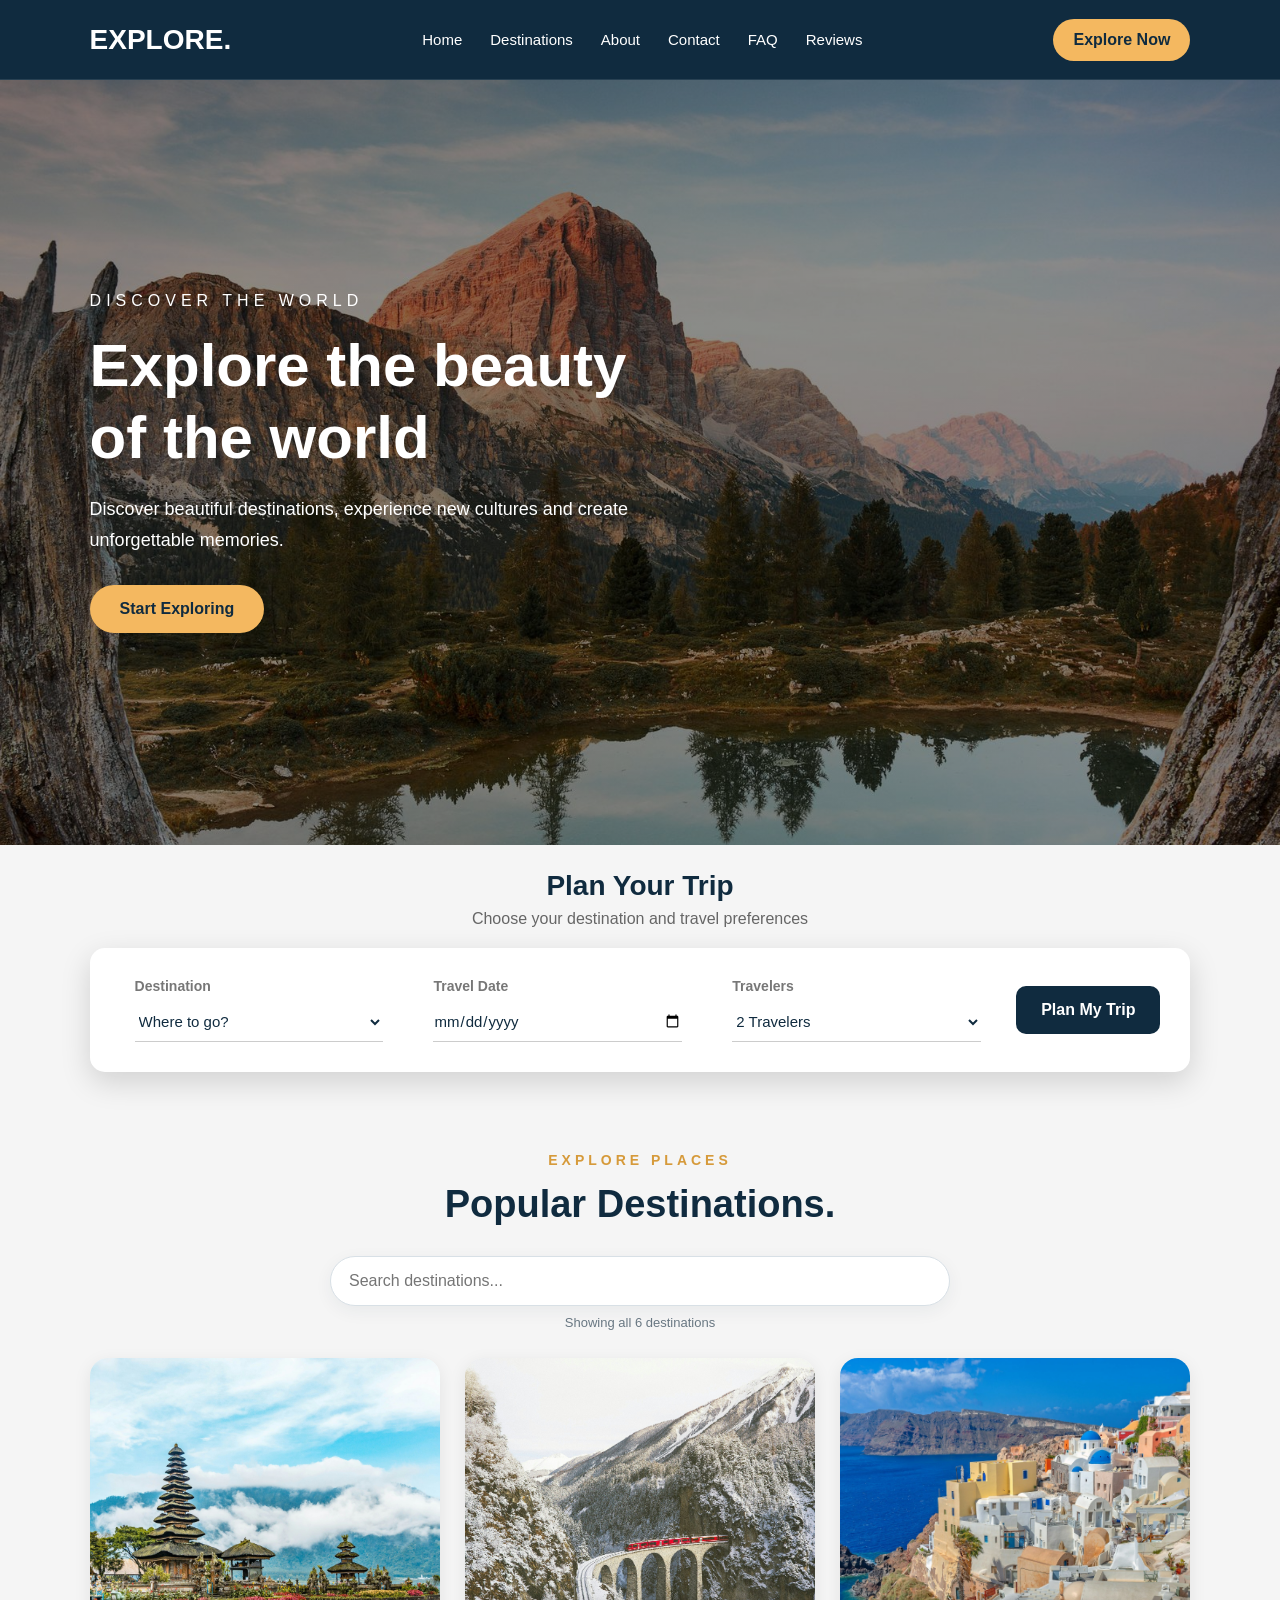
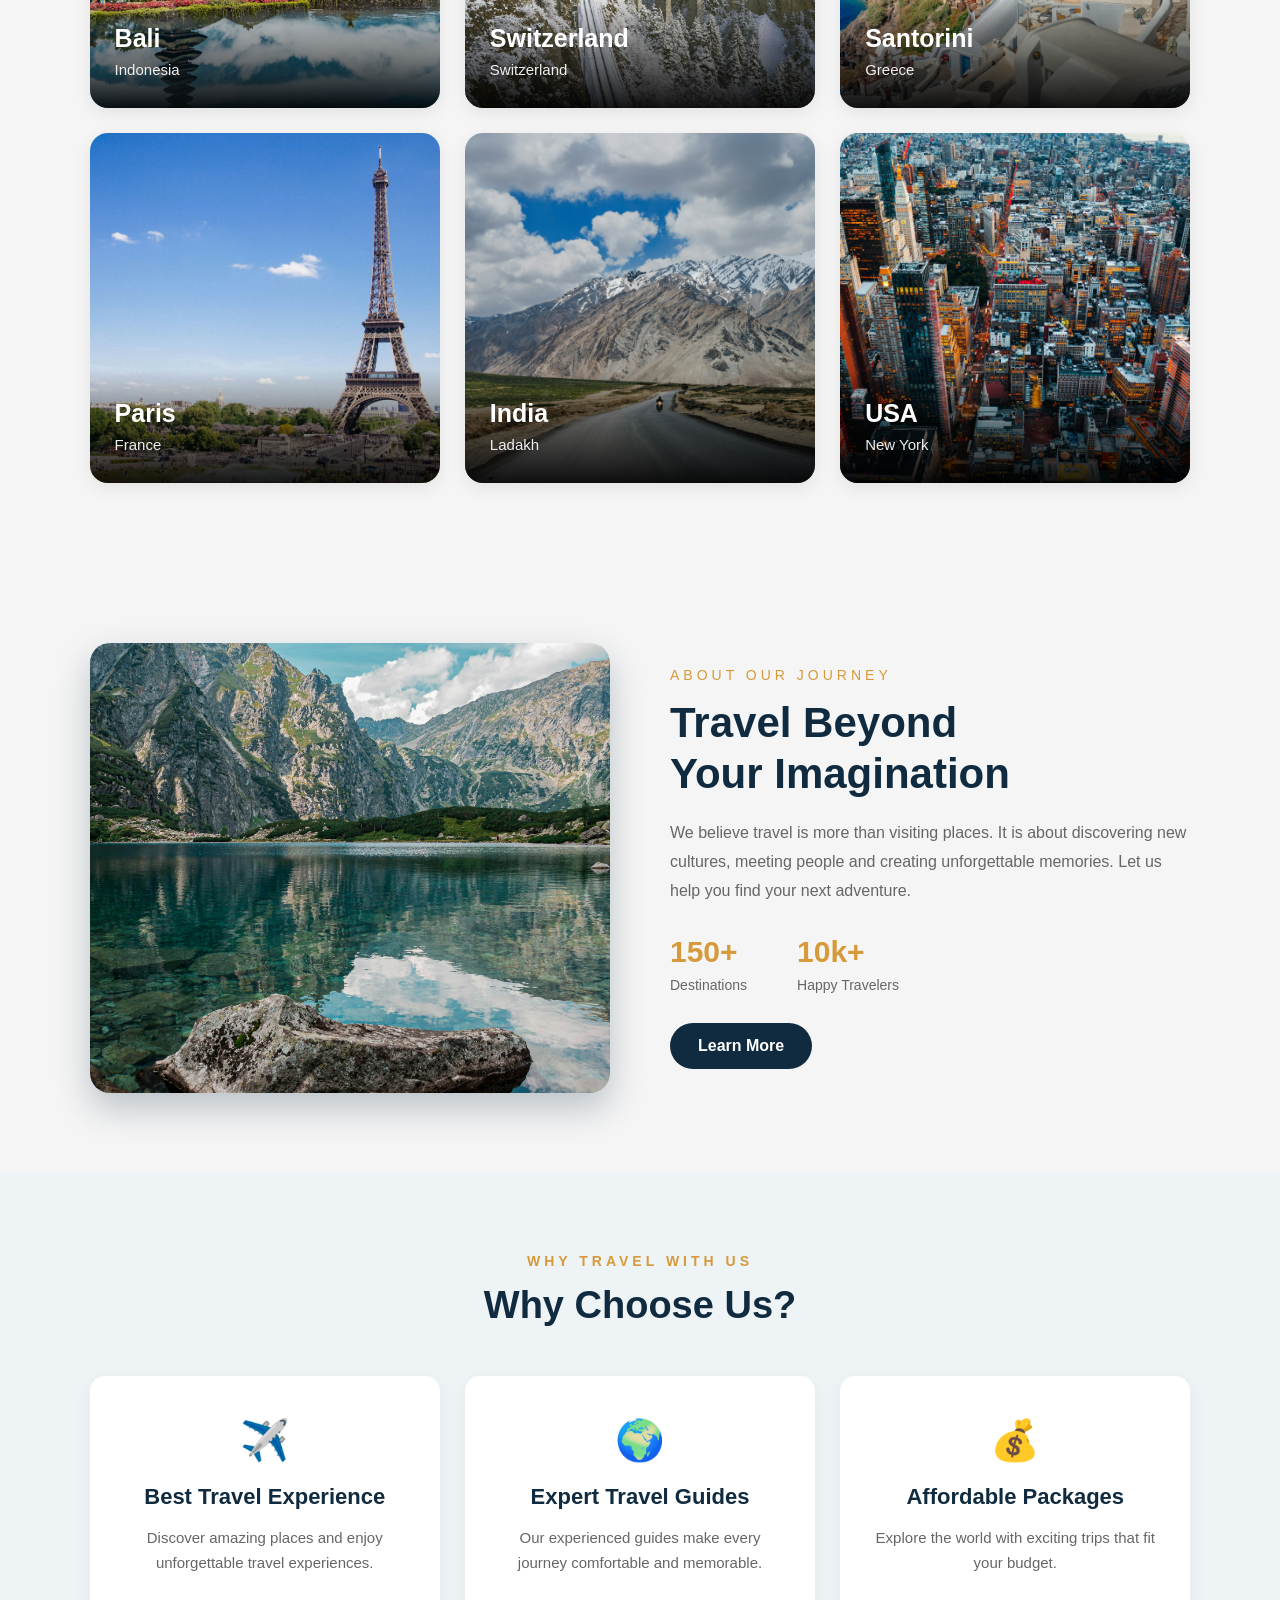
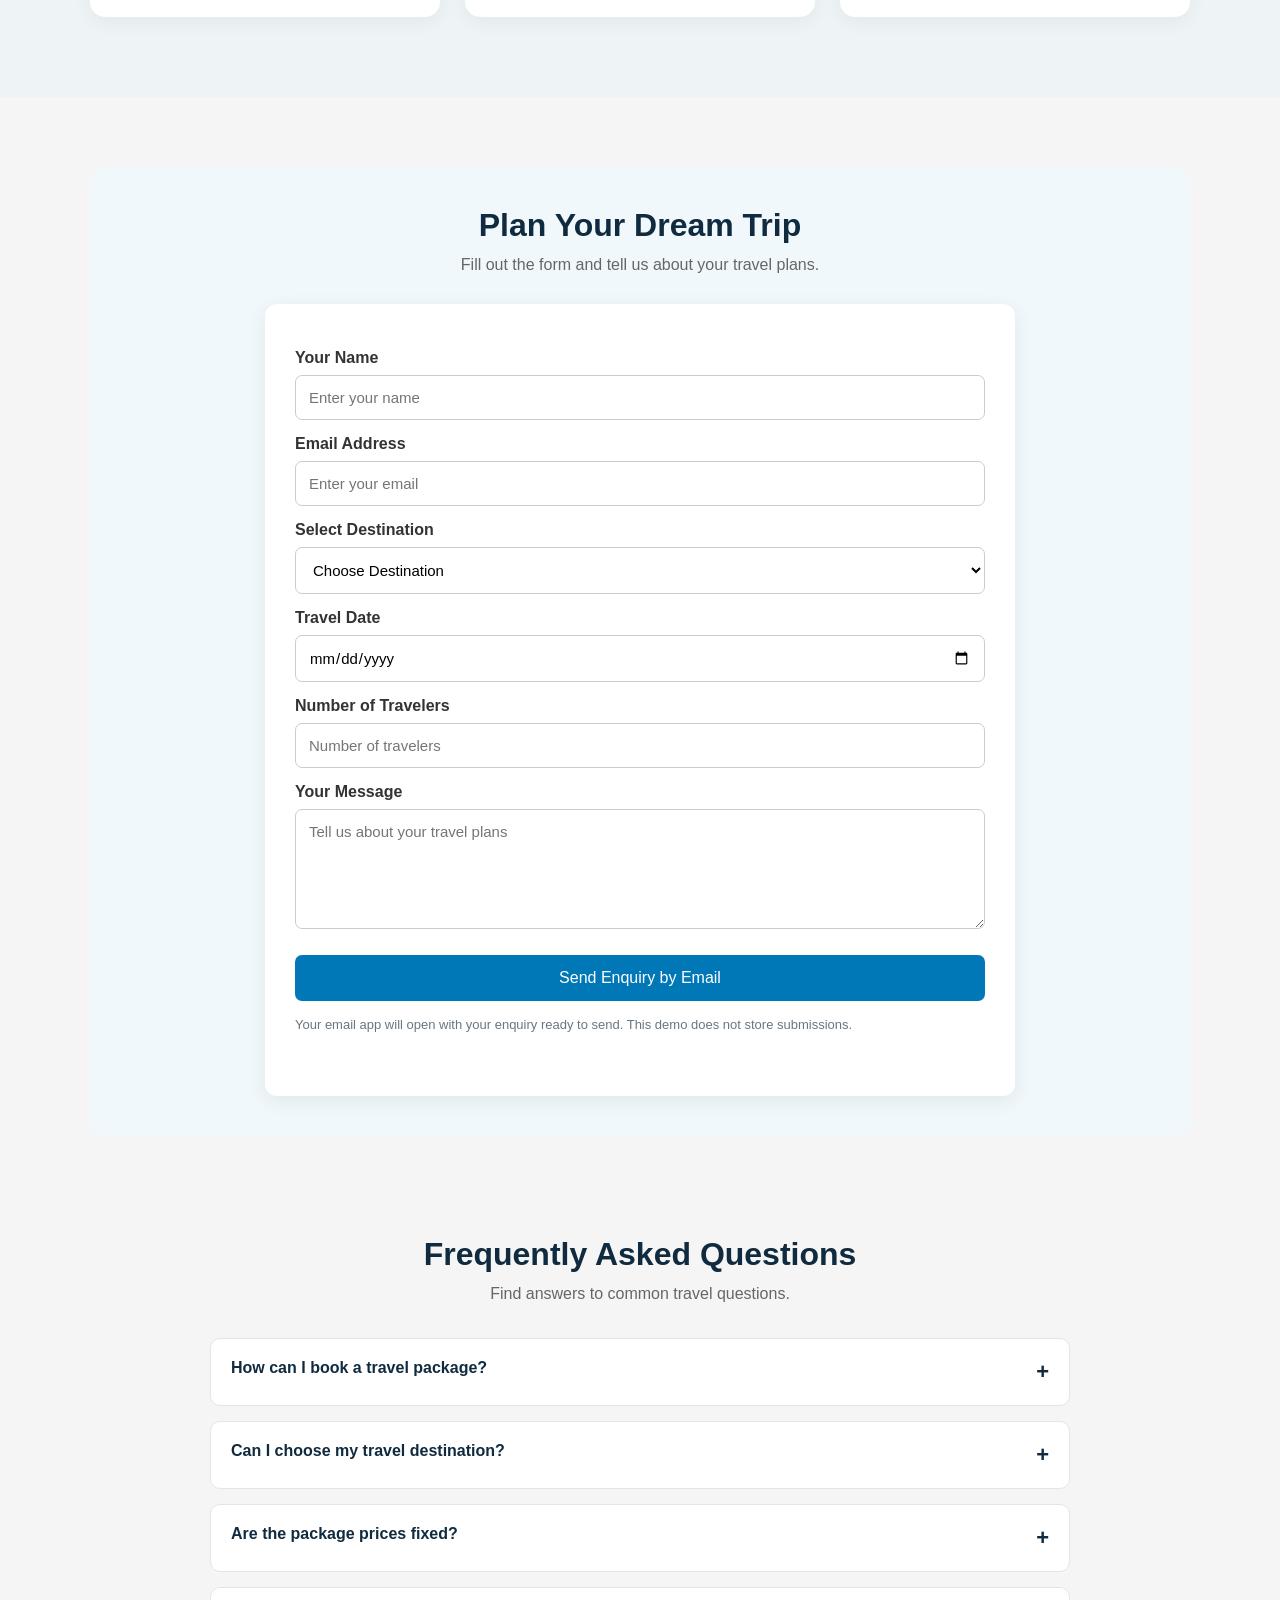
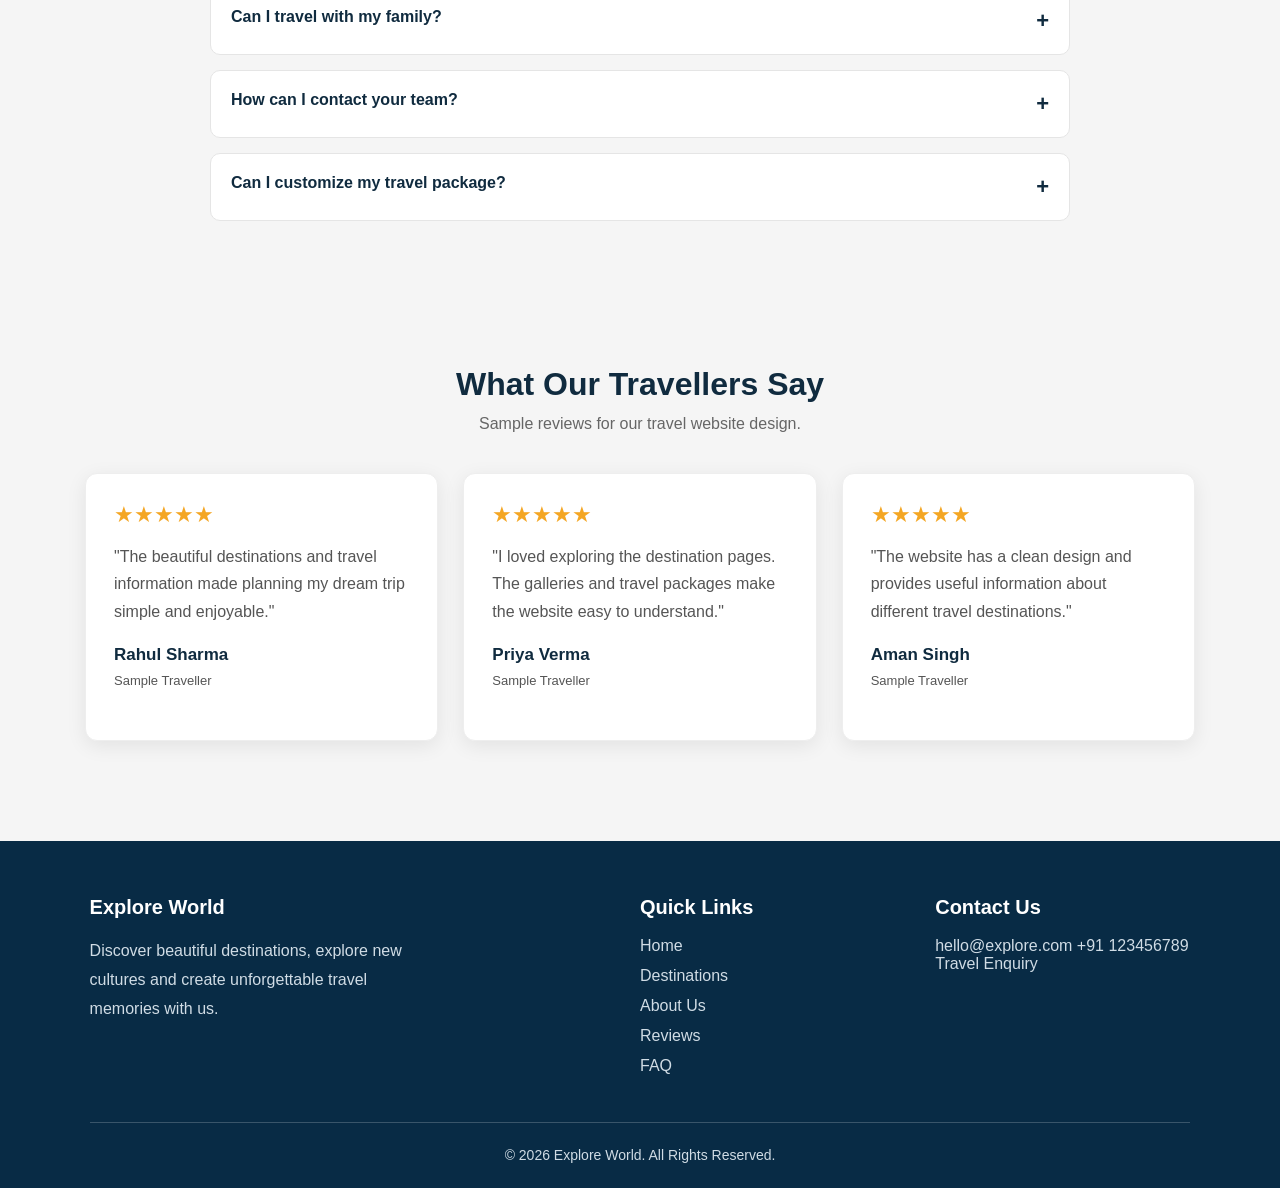
<file: index.html>
<!doctype html>
<html lang="en">
  <head>
    <meta charset="UTF-8" />
    <meta name="viewport" content="width=device-width, initial-scale=1.0" />
    <meta
      name="description"
      content="Explore beautiful destinations and plan your next travel adventure."
    />
    <title>Explore the World</title>
    <link rel="stylesheet" href="style.css" />
  </head>
  <body>
    <!-- NAVBAR -->
    <nav class="navbar">
      <a href="#home" class="logo">EXPLORE.</a>

      <button class="menu-toggle" type="button" aria-label="Open navigation" aria-expanded="false">☰</button>

      <div class="nav-links" id="primary-navigation">
        <a href="#home">Home</a>
        <a href="#destinations">Destinations</a>
        <a href="#about">About</a>
        <a href="#contact">Contact</a>
        <a href="#faq">FAQ</a>
        <a href="#reviews">Reviews</a>
      </div>

      <div class="nav-button">
        <a href="#destinations">Explore Now</a>
      </div>
    </nav>

    <!-- HERO SECTION -->
    <section class="hero" id="home">
      <div class="hero-content">
        <p class="hero-subtitle">DISCOVER THE WORLD</p>

        <h1>
          Explore the beauty
          <br />
          of the world
        </h1>

        <p class="hero-description">
          Discover beautiful destinations, experience new cultures and create
          unforgettable memories.
        </p>

        <a href="#destinations" class="hero-button"> Start Exploring </a>
      </div>
    </section>

    <!-- QUICK TRIP PLANNER -->
    <section class="booking-section">
      <div class="planner-heading">
        <h2>Plan Your Trip</h2>
        <p>Choose your destination and travel preferences</p>
      </div>

      <form class="booking-box" action="#enquiry" method="get">
        <div class="booking-item">
          <label for="planner-destination">Destination</label>
          <select id="planner-destination" name="destination" required>
            <option value="">Where to go?</option>
            <option value="Bali">Bali</option>
            <option value="Paris">Paris</option>
            <option value="Switzerland">Switzerland</option>
            <option value="Santorini">Santorini</option>
            <option value="India">India</option>
            <option value="USA">USA</option>
          </select>
        </div>

        <div class="booking-item">
          <label for="planner-date">Travel Date</label>
          <input type="date" id="planner-date" name="travel-date" required />
        </div>

        <div class="booking-item">
          <label for="planner-travelers">Travelers</label>
          <select id="planner-travelers" name="travelers" required>
            <option value="1">1 Traveler</option>
            <option value="2" selected>2 Travelers</option>
            <option value="3">3 Travelers</option>
            <option value="4">4 Travelers</option>
            <option value="5">5 Travelers</option>
            <option value="6">6 Travelers</option>
          </select>
        </div>

        <button type="submit" class="search-button">Plan My Trip</button>
      </form>
    </section>

    <!-- POPULAR DESTINATIONS -->
    <section class="destinations" id="destinations">
      <div class="section-heading">
        <p>EXPLORE PLACES</p>
        <h2>Popular Destinations.</h2>
      </div>

      <div class="destination-tools">
        <label class="sr-only" for="destination-search">Search destinations</label>
        <input type="search" id="destination-search" placeholder="Search destinations..." autocomplete="off" />
        <p id="destination-count" aria-live="polite">Showing all 6 destinations</p>
      </div>

      <div class="destination-container">
        <a href="bali.html" class="destination-card">
          <img src="bali.jpg" alt="Bali" />
          <div class="card-content">
            <h3>Bali</h3>
            <p>Indonesia</p>
          </div>
        </a>

        <a href="switzerland.html" class="destination-card">
          <img src="switzerland.jpg" alt="Switzerland" />
          <div class="card-content">
            <h3>Switzerland</h3>
            <p>Switzerland</p>
          </div>
        </a>

        <a href="santorini.html" class="destination-card">
          <img src="santorini.jpg" alt="Santorini" />
          <div class="card-content">
            <h3>Santorini</h3>
            <p>Greece</p>
          </div>
        </a>

        <a href="paris.html" class="destination-card">
          <img src="paris.jpg" alt="Paris" />
          <div class="card-content">
            <h3>Paris</h3>
            <p>France</p>
          </div>
        </a>

        <a href="india.html" class="destination-card">
          <img src="india.jpg" alt="India" />
          <div class="card-content">
            <h3>India</h3>
            <p>Ladakh</p>
          </div>
        </a>

        <a href="usa.html" class="destination-card">
          <img src="usa.jpg" alt="USA" />
          <div class="card-content">
            <h3>USA</h3>
            <p>New York</p>
          </div>
        </a>
      </div>
    </section>

    <!-- ABOUT SECTION -->
    <section class="about-section" id="about">
      <div class="about-image">
        <img src="about.jpg" alt="Beautiful travel destination" />
      </div>

      <div class="about-content">
        <p class="about-subtitle">ABOUT OUR JOURNEY</p>

        <h2>
          Travel Beyond
          <br />
          Your Imagination
        </h2>

        <p class="about-description">
          We believe travel is more than visiting places. It is about
          discovering new cultures, meeting people and creating unforgettable
          memories. Let us help you find your next adventure.
        </p>

        <div class="about-stats">
          <div>
            <h3>150+</h3>
            <p>Destinations</p>
          </div>

          <div>
            <h3>10k+</h3>
            <p>Happy Travelers</p>
          </div>
        </div>

        <a href="#why-us" class="about-button">Learn More</a>
      </div>
    </section>

    <!-- WHY CHOOSE US -->
    <section class="why-us" id="why-us">
      <div class="section-heading">
        <p>WHY TRAVEL WITH US</p>
        <h2>Why Choose Us?</h2>
      </div>

      <div class="feature-container">
        <div class="feature-card">
          <div class="feature-icon">✈️</div>
          <h3>Best Travel Experience</h3>
          <p>
            Discover amazing places and enjoy unforgettable travel experiences.
          </p>
        </div>

        <div class="feature-card">
          <div class="feature-icon">🌍</div>
          <h3>Expert Travel Guides</h3>
          <p>
            Our experienced guides make every journey comfortable and memorable.
          </p>
        </div>

        <div class="feature-card">
          <div class="feature-icon">💰</div>
          <h3>Affordable Packages</h3>
          <p>Explore the world with exciting trips that fit your budget.</p>
        </div>
      </div>
    </section>

    <!-- TRAVEL ENQUIRY FORM -->
    <section class="enquiry-section" id="enquiry">
      <h2>Plan Your Dream Trip</h2>
      <p>Fill out the form and tell us about your travel plans.</p>

      <form class="enquiry-form" novalidate>
        <label for="visitor-name">Your Name</label>
        <input
          type="text"
          id="visitor-name"
          name="name"
          placeholder="Enter your name"
          autocomplete="name"
          required
        />

        <label for="visitor-email">Email Address</label>
        <input
          type="email"
          id="visitor-email"
          name="email"
          placeholder="Enter your email"
          autocomplete="email"
          required
        />

        <label for="enquiry-destination">Select Destination</label>
        <select id="enquiry-destination" name="destination" required>
          <option value="">Choose Destination</option>
          <option value="Bali">Bali</option>
          <option value="Switzerland">Switzerland</option>
          <option value="Santorini">Santorini</option>
          <option value="Paris">Paris</option>
          <option value="India">India</option>
          <option value="USA">USA</option>
        </select>

        <label for="enquiry-date">Travel Date</label>
        <input type="date" id="enquiry-date" name="travel-date" required />

        <label for="enquiry-travelers">Number of Travelers</label>
        <input
          type="number"
          id="enquiry-travelers"
          name="travelers"
          min="1"
          max="20"
          placeholder="Number of travelers"
          required
        />

        <label for="message">Your Message</label>
        <textarea
          id="message"
          name="message"
          placeholder="Tell us about your travel plans"
        ></textarea>

        <button type="submit" class="enquiry-submit">Send Enquiry by Email</button>
        <p class="form-note">Your email app will open with your enquiry ready to send. This demo does not store submissions.</p>
        <p class="form-status" role="status" aria-live="polite"></p>
      </form>
    </section>

    <!-- FAQ SECTION -->
    <section class="faq-section" id="faq">
      <h2>Frequently Asked Questions</h2>
      <p class="faq-subtitle">Find answers to common travel questions.</p>

      <details class="faq-item">
        <summary>How can I book a travel package?</summary>
        <p>
          Explore our destination pages and use the enquiry form to share your
          travel plans.
        </p>
      </details>

      <details class="faq-item">
        <summary>Can I choose my travel destination?</summary>
        <p>
          Yes! You can choose from Bali, Switzerland, Santorini, Paris, India
          and USA.
        </p>
      </details>

      <details class="faq-item">
        <summary>Are the package prices fixed?</summary>
        <p>
          Prices displayed on this website are sample prices. Actual prices may
          vary depending on travel dates and services.
        </p>
      </details>

      <details class="faq-item">
        <summary>Can I travel with my family?</summary>
        <p>
          Yes! You can mention the number of travelers and your requirements in
          the enquiry form.
        </p>
      </details>

      <details class="faq-item">
        <summary>How can I contact your team?</summary>
        <p>
          Visit the Contact section to find the available contact information.
        </p>
      </details>

      <details class="faq-item">
        <summary>Can I customize my travel package?</summary>
        <p>
          You can mention your preferences in the enquiry form. Customization is
          subject to availability.
        </p>
      </details>
    </section>

    <!-- CUSTOMER REVIEWS -->
    <section class="reviews-section" id="reviews">
      <h2>What Our Travellers Say</h2>

      <p class="reviews-subtitle">
        Sample reviews for our travel website design.
      </p>

      <div class="reviews-container">
        <div class="review-card">
          <div class="review-stars">★★★★★</div>
          <p>
            "The beautiful destinations and travel information made planning my
            dream trip simple and enjoyable."
          </p>
          <h3 class="reviewer-name">Rahul Sharma</h3>
          <p class="reviewer-place">Sample Traveller</p>
        </div>

        <div class="review-card">
          <div class="review-stars">★★★★★</div>
          <p>
            "I loved exploring the destination pages. The galleries and travel
            packages make the website easy to understand."
          </p>
          <h3 class="reviewer-name">Priya Verma</h3>
          <p class="reviewer-place">Sample Traveller</p>
        </div>

        <div class="review-card">
          <div class="review-stars">★★★★★</div>
          <p>
            "The website has a clean design and provides useful information
            about different travel destinations."
          </p>
          <h3 class="reviewer-name">Aman Singh</h3>
          <p class="reviewer-place">Sample Traveller</p>
        </div>
      </div>
    </section>

    <!-- FOOTER -->
    <footer class="footer" id="contact">
      <div class="footer-container">
        <div class="footer-about">
          <h3>Explore World</h3>
          <p>
            Discover beautiful destinations, explore new cultures and create
            unforgettable travel memories with us.
          </p>
        </div>

        <div class="footer-links">
          <h3>Quick Links</h3>
          <a href="#home">Home</a>
          <a href="#destinations">Destinations</a>
          <a href="#about">About Us</a>
          <a href="#reviews">Reviews</a>
          <a href="#faq">FAQ</a>
        </div>

        <div class="footer-contact">
          <h3>Contact Us</h3>
          <a href="mailto:hello@explore.com">hello@explore.com</a>
          <a href="tel:+91123456789">+91 123456789</a>
          <a href="#enquiry">Travel Enquiry</a>
        </div>
      </div>

      <div class="footer-bottom">
        <p>© 2026 Explore World. All Rights Reserved.</p>
      </div>
    </footer>

    <a href="#home" class="back-to-top" aria-label="Back to top">↑</a>
    <script src="script.js"></script>
  </body>
</html>
</file>
<file: style.css>
/* =====================================
   GLOBAL CSS
===================================== */

* {
    margin: 0;
    padding: 0;
    box-sizing: border-box;
}

html {
    scroll-behavior: smooth;
    scroll-padding-top: 20px;
}

body {
    background-color: #f5f5f5;
    font-family: Arial, sans-serif;
    color: #333;
    overflow-x: hidden;
}

img {
    max-width: 100%;
}

button,
input,
select,
textarea {
    font: inherit;
}


/* =====================================
   NAVBAR
===================================== */

.navbar {
    min-height: 80px;
    width: 100%;
    background-color: #102b3f;
    display: flex;
    justify-content: space-between;
    align-items: center;
    padding: 15px 7%;
    gap: 20px;
    border-bottom: 1px solid rgba(255,255,255,0.1);
}

.logo {
    color: white;
    font-size: 28px;
    font-weight: bold;
    text-decoration: none;
    white-space: nowrap;
}

.nav-links {
    display: flex;
    align-items: center;
    gap: 28px;
}

.nav-links a {
    position: relative;
    color: white;
    text-decoration: none;
    font-size: 15px;
    transition: color 0.3s ease;
}

.nav-links a:hover {
    color: #f4b860;
}

.nav-links a::after {
    content: "";
    position: absolute;
    left: 0;
    bottom: -6px;
    width: 0;
    height: 2px;
    background-color: #f4b860;
    transition: width 0.3s ease;
}

.nav-links a:hover::after {
    width: 100%;
}

.nav-button a {
    display: inline-block;
    background-color: #f4b860;
    color: #102b3f;
    padding: 12px 20px;
    border-radius: 25px;
    text-decoration: none;
    font-weight: bold;
    white-space: nowrap;
    transition: all 0.3s ease;
}

.nav-button a:hover {
    background-color: white;
    transform: translateY(-3px);
    box-shadow: 0 5px 15px rgba(244,184,96,0.25);
}


/* =====================================
   HERO SECTION
===================================== */

.hero {
    min-height: 85vh;
    width: 100%;
    background-image:
        linear-gradient(rgba(0,0,0,0.45), rgba(0,0,0,0.45)),
        url("hero.jpg");
    background-size: cover;
    background-position: center;
    background-repeat: no-repeat;
    background-attachment: fixed;
    display: flex;
    align-items: center;
    padding: 60px 7%;
}

.hero-subtitle {
    font-size: 16px;
    letter-spacing: 5px;
    margin-bottom: 20px;
}

.hero-content h1 {
    font-size: 60px;
    line-height: 1.2;
    margin-bottom: 20px;
}

.hero-description {
    max-width: 550px;
    font-size: 18px;
    line-height: 1.7;
    margin-bottom: 30px;
}

.hero-button {
    display: inline-block;
    background-color: #f4b860;
    color: #102b3f;
    padding: 15px 30px;
    border-radius: 30px;
    text-decoration: none;
    font-weight: bold;
    transition: all 0.3s ease;
}

.hero-button:hover {
    background-color: white;
    transform: translateY(-5px);
    box-shadow: 0 8px 20px rgba(0,0,0,0.3);
}


/* =====================================
   BOOKING SECTION
===================================== */

.booking-section {
    padding: 0 7%;
    margin-top: -30px;
    position: relative;
    z-index: 2;
}

.planner-heading {
    text-align: center;
    margin: 55px 0 20px;
}

.planner-heading h2 {
    color: #102b3f;
    font-size: 28px;
    margin-bottom: 8px;
}

.planner-heading p {
    color: #666;
    font-size: 16px;
}

.booking-box {
    background-color: white;
    padding: 30px;
    border-radius: 15px;
    box-shadow: 0 10px 30px rgba(0,0,0,0.15);
    display: flex;
    align-items: center;
    justify-content: space-between;
    gap: 20px;
    transition: box-shadow 0.3s ease;
}

.booking-box:hover {
    box-shadow: 0 15px 35px rgba(0,0,0,0.18);
}

.booking-item {
    flex: 1;
    min-width: 0;
    padding: 0 15px;
}

.booking-item label {
    display: block;
    color: #777;
    font-size: 14px;
    font-weight: 600;
    margin-bottom: 8px;
}

.booking-item select,
.booking-item input {
    width: 100%;
    padding: 10px 0;
    border: none;
    border-bottom: 1px solid #ccc;
    outline: none;
    background: transparent;
    font-size: 15px;
    color: #102b3f;
}

.booking-item select:focus,
.booking-item input:focus {
    border-bottom: 2px solid #d4a017;
}

.search-button {
    background-color: #102b3f;
    color: white;
    padding: 15px 25px;
    border-radius: 10px;
    border: none;
    font-weight: bold;
    cursor: pointer;
    white-space: nowrap;
    transition: all 0.3s ease;
}

.search-button:hover {
    background-color: #d4a017;
    transform: translateY(-3px);
}


/* =====================================
   SECTION HEADINGS
===================================== */

.section-heading {
    text-align: center;
    margin-bottom: 45px;
}

.section-heading p {
    color: #d69a3a;
    letter-spacing: 4px;
    font-size: 14px;
    font-weight: 600;
    margin-bottom: 12px;
}

.section-heading h2 {
    color: #102b3f;
    font-size: 38px;
    line-height: 1.3;
}


/* =====================================
   POPULAR DESTINATIONS
===================================== */

.destinations {
    padding: 80px 7%;
}

.destination-container {
    display: grid;
    grid-template-columns: repeat(3, minmax(0, 1fr));
    gap: 25px;
}

.destination-card {
    display: block;
    height: 350px;
    position: relative;
    overflow: hidden;
    border-radius: 18px;
    text-decoration: none;
    box-shadow: 0 5px 18px rgba(0,0,0,0.08);
    transition: transform 0.4s ease, box-shadow 0.4s ease;
}

.destination-card:hover {
    transform: translateY(-8px);
    box-shadow: 0 18px 35px rgba(0,0,0,0.2);
}

.destination-card img {
    display: block;
    width: 100%;
    height: 100%;
    object-fit: cover;
    transition: transform 0.6s ease;
}

.destination-card:hover img {
    transform: scale(1.1);
}

.card-content {
    position: absolute;
    bottom: 0;
    left: 0;
    width: 100%;
    padding: 30px 25px;
    color: white;
    background: linear-gradient(
        to top,
        rgba(0,0,0,0.9),
        rgba(0,0,0,0.45),
        transparent
    );
}

.card-content h3 {
    font-size: 25px;
    margin-bottom: 8px;
}

.card-content p {
    font-size: 15px;
    color: #eee;
}


/* =====================================
   ABOUT SECTION
===================================== */

.about-section {
    padding: 80px 7%;
    display: flex;
    align-items: center;
    gap: 60px;
}

.about-image {
    flex: 1;
    min-width: 0;
    height: 450px;
    border-radius: 20px;
    overflow: hidden;
    box-shadow: 0 15px 35px rgba(16,43,63,0.25);
}

.about-image img {
    width: 100%;
    height: 100%;
    object-fit: cover;
    transition: transform 0.5s ease;
}

.about-image:hover img {
    transform: scale(1.05);
}

.about-content {
    flex: 1;
    min-width: 0;
}

.about-subtitle {
    color: #d69a3a;
    font-size: 14px;
    letter-spacing: 4px;
    margin-bottom: 15px;
}

.about-content h2 {
    color: #102b3f;
    font-size: 42px;
    line-height: 1.2;
    margin-bottom: 20px;
}

.about-description {
    color: #666;
    font-size: 16px;
    line-height: 1.8;
    margin-bottom: 30px;
}

.about-stats {
    display: flex;
    gap: 50px;
    margin-bottom: 30px;
}

.about-stats h3 {
    color: #d69a3a;
    font-size: 30px;
    margin-bottom: 8px;
}

.about-stats p {
    color: #666;
    font-size: 14px;
}

.about-button {
    display: inline-block;
    background-color: #102b3f;
    color: white;
    padding: 14px 28px;
    border-radius: 30px;
    text-decoration: none;
    font-weight: bold;
    transition: all 0.3s ease;
}

.about-button:hover {
    background-color: #f4b860;
    color: #102b3f;
    transform: translateY(-3px);
}


/* =====================================
   WHY CHOOSE US
===================================== */

.why-us {
    padding: 80px 7%;
    background-color: #eef3f6;
}

.feature-container {
    display: grid;
    grid-template-columns: repeat(3, minmax(0, 1fr));
    gap: 25px;
}

.feature-card {
    background-color: white;
    padding: 40px 30px;
    border-radius: 15px;
    text-align: center;
    box-shadow: 0 5px 20px rgba(0,0,0,0.05);
    border: 1px solid transparent;
    transition: all 0.4s ease;
}

.feature-icon {
    font-size: 40px;
    margin-bottom: 20px;
    transition: transform 0.4s ease;
}

.feature-card h3 {
    color: #102b3f;
    font-size: 22px;
    margin-bottom: 15px;
}

.feature-card p {
    color: #666;
    font-size: 15px;
    line-height: 1.7;
}

.feature-card:hover {
    transform: translateY(-10px);
    box-shadow: 0 15px 30px rgba(0,0,0,0.12);
    border-color: #f4b860;
}

.feature-card:hover .feature-icon {
    transform: scale(1.15) rotate(5deg);
}


/* =====================================
   ENQUIRY FORM
===================================== */

.enquiry-section {
    max-width: 1100px;
    margin: 70px auto;
    padding: 40px 25px;
    background: #f1f8fc;
    border-radius: 15px;
    scroll-margin-top: 25px;
}

.enquiry-section h2 {
    text-align: center;
    color: #102b3f;
    font-size: 32px;
    margin-bottom: 12px;
}

.enquiry-section > p {
    text-align: center;
    color: #666;
    margin-bottom: 30px;
}

.enquiry-form {
    max-width: 750px;
    margin: auto;
    background: white;
    padding: 30px;
    border-radius: 12px;
    box-shadow: 0 5px 20px rgba(0,0,0,0.07);
}

.enquiry-form label {
    display: block;
    margin: 15px 0 8px;
    color: #333;
    font-weight: 600;
}

.enquiry-form input,
.enquiry-form select,
.enquiry-form textarea {
    width: 100%;
    padding: 13px;
    border: 1px solid #ccc;
    border-radius: 7px;
    font-size: 15px;
    outline: none;
    background: white;
}

.enquiry-form input:focus,
.enquiry-form select:focus,
.enquiry-form textarea:focus {
    border-color: #0077b6;
}

.enquiry-form textarea {
    min-height: 120px;
    resize: vertical;
}

.enquiry-submit {
    width: 100%;
    margin-top: 22px;
    padding: 14px;
    background: #0077b6;
    color: white;
    border: none;
    border-radius: 7px;
    font-size: 16px;
    cursor: pointer;
    transition: 0.3s;
}

.enquiry-submit:hover {
    background: #023e8a;
}


/* =====================================
   FAQ SECTION
===================================== */

.faq-section {
    max-width: 900px;
    margin: 70px auto;
    padding: 30px 20px;
}

.faq-section h2 {
    text-align: center;
    color: #102b3f;
    font-size: 32px;
    margin-bottom: 12px;
}

.faq-subtitle {
    text-align: center;
    color: #666;
    margin-bottom: 35px;
}

.faq-item {
    background: white;
    margin-bottom: 15px;
    border-radius: 10px;
    border: 1px solid #e5e5e5;
    overflow: hidden;
}

.faq-item summary {
    padding: 20px;
    cursor: pointer;
    font-weight: 600;
    color: #102b3f;
    list-style: none;
    display: flex;
    justify-content: space-between;
    gap: 15px;
}

.faq-item summary::-webkit-details-marker {
    display: none;
}

.faq-item summary::after {
    content: "+";
    font-size: 22px;
}

.faq-item[open] summary::after {
    content: "−";
}

.faq-item p {
    padding: 0 20px 20px;
    color: #555;
    line-height: 1.7;
}


/* =====================================
   CUSTOMER REVIEWS
===================================== */

.reviews-section {
    max-width: 1150px;
    margin: 70px auto;
    padding: 30px 20px;
}

.reviews-section h2 {
    text-align: center;
    color: #102b3f;
    font-size: 32px;
    margin-bottom: 12px;
}

.reviews-subtitle {
    text-align: center;
    color: #666;
    margin-bottom: 40px;
}

.reviews-container {
    display: grid;
    grid-template-columns: repeat(3, minmax(0, 1fr));
    gap: 25px;
}

.review-card {
    background: white;
    padding: 28px;
    border-radius: 12px;
    box-shadow: 0 5px 20px rgba(0,0,0,0.08);
    border: 1px solid #eee;
    transition: transform 0.3s ease;
}

.review-card:hover {
    transform: translateY(-7px);
}

.review-stars {
    color: #f4a623;
    font-size: 22px;
    margin-bottom: 15px;
}

.review-card p {
    color: #555;
    line-height: 1.7;
    margin-bottom: 20px;
}

.reviewer-name {
    color: #102b3f;
    font-size: 17px;
}

.reviewer-place {
    color: #888;
    font-size: 13px;
    margin-top: 5px;
}


/* =====================================
   FOOTER
===================================== */

.footer {
    background: #082b45;
    color: white;
    padding: 55px 7% 20px;
    margin-top: 60px;
}

.footer-container {
    max-width: 1150px;
    margin: auto;
    display: grid;
    grid-template-columns: 2fr 1fr 1fr;
    gap: 40px;
    padding-bottom: 35px;
}

.footer-about {
    max-width: 350px;
}

.footer h3 {
    color: white;
    font-size: 20px;
    margin-bottom: 18px;
}

.footer p {
    color: #d0dce5;
    line-height: 1.8;
}

.footer-links {
    display: flex;
    flex-direction: column;
}

.footer a {
    color: #d0dce5;
    text-decoration: none;
    margin-bottom: 12px;
    transition: 0.3s;
}

.footer a:hover {
    color: #f4b942;
    padding-left: 5px;
}

.footer-bottom {
    max-width: 1150px;
    margin: 0 auto;
    padding-top: 20px;
    border-top: 1px solid rgba(255,255,255,0.2);
    text-align: center;
}

.footer-bottom p {
    font-size: 14px;
}


/* =====================================
   BACK TO TOP BUTTON
===================================== */

.back-to-top {
    position: fixed;
    right: 25px;
    bottom: 25px;
    width: 45px;
    height: 45px;
    display: flex;
    justify-content: center;
    align-items: center;
    background: #0077b6;
    color: white;
    text-decoration: none;
    border-radius: 50%;
    font-size: 24px;
    box-shadow: 0 4px 12px rgba(0,0,0,0.2);
    z-index: 999;
    transition: 0.3s;
}

.back-to-top:hover {
    background: #023e8a;
    transform: translateY(-4px);
}


/* =====================================
   DESTINATION DETAIL PAGES
===================================== */

.detail-hero {
    min-height: 75vh;
    display: flex;
    align-items: center;
    justify-content: center;
    text-align: center;
    padding: 40px 20px;
    background-image:
        linear-gradient(rgba(0,0,0,0.45), rgba(0,0,0,0.45)),
        url("https://images.unsplash.com/photo-1500530855697-b586d89ba3ee");
    background-size: cover;
    background-position: center;
    background-repeat: no-repeat;
    color: white;
}

.detail-hero h1 {
    font-size: 55px;
    margin-bottom: 15px;
}

.detail-hero p {
    font-size: 20px;
    line-height: 1.6;
}

.detail-content {
    max-width: 1000px;
    margin: 60px auto;
    padding: 40px;
    background: white;
    border-radius: 12px;
    box-shadow: 0 5px 20px rgba(0,0,0,0.08);
}

.detail-content h2 {
    color: #0077b6;
    margin: 25px 0 12px;
}

.detail-content p {
    color: #555;
    line-height: 1.8;
    font-size: 16px;
    margin-bottom: 20px;
}

.back-button {
    display: inline-block;
    padding: 13px 25px;
    margin-top: 25px;
    background: #0077b6;
    color: white;
    text-decoration: none;
    border-radius: 6px;
    transition: 0.3s;
}

.back-button:hover {
    background: #023e8a;
    transform: translateY(-3px);
}


/* DESTINATION HERO BACKGROUNDS */

.bali-page .detail-hero {
    background-image:
        linear-gradient(rgba(0,0,0,.4), rgba(0,0,0,.4)),
        url("https://images.unsplash.com/photo-1537996194471-e657df975ab4");
}

.switzerland-page .detail-hero {
    background-image:
        linear-gradient(rgba(0,0,0,.4), rgba(0,0,0,.4)),
        url("https://images.unsplash.com/photo-1531366936337-7c912a4589a7");
}

.santorini-page .detail-hero {
    background-image:
        linear-gradient(rgba(0,0,0,.4), rgba(0,0,0,.4)),
        url("https://images.unsplash.com/photo-1533105079780-92b9be482077");
}

.paris-page .detail-hero {
    background-image:
        linear-gradient(rgba(0,0,0,.4), rgba(0,0,0,.4)),
        url("https://images.unsplash.com/photo-1502602898657-3e91760cbb34");
}

.india-page .detail-hero {
    background-image:
        linear-gradient(rgba(0,0,0,.4), rgba(0,0,0,.4)),
        url("https://images.unsplash.com/photo-1564507592333-c60657eea523");
}

.usa-page .detail-hero {
    background-image:
        linear-gradient(rgba(0,0,0,.4), rgba(0,0,0,.4)),
        url("https://images.unsplash.com/photo-1534430480872-3498386e7856");
}


/* =====================================
   DESTINATION GALLERY
===================================== */

.gallery-section {
    max-width: 1100px;
    margin: 60px auto;
    padding: 20px;
}

.gallery-section h2,
.travel-info h2 {
    text-align: center;
    font-size: 30px;
    color: #0077b6;
    margin-bottom: 30px;
}

.gallery-grid {
    display: grid;
    grid-template-columns: repeat(3, minmax(0, 1fr));
    gap: 20px;
}

.gallery-grid img {
    width: 100%;
    height: 230px;
    object-fit: cover;
    border-radius: 12px;
    transition: 0.4s;
}

.gallery-grid img:hover {
    transform: scale(1.04);
}


/* =====================================
   TRAVEL INFORMATION
===================================== */

.travel-info {
    max-width: 1100px;
    margin: 60px auto;
    padding: 35px 20px;
    background: #f1f8fc;
    border-radius: 12px;
}

.info-grid {
    display: grid;
    grid-template-columns: repeat(3, minmax(0, 1fr));
    gap: 20px;
}

.info-card {
    background: white;
    padding: 25px;
    border-radius: 10px;
    text-align: center;
    box-shadow: 0 4px 15px rgba(0,0,0,0.06);
}

.info-card h3 {
    color: #0077b6;
    margin-bottom: 12px;
}

.info-card p {
    color: #555;
    line-height: 1.6;
}


/* =====================================
   DESTINATION HIGHLIGHTS
===================================== */

.highlights {
    max-width: 1100px;
    margin: 60px auto;
    padding: 20px;
}

.highlights h2 {
    text-align: center;
    color: #0077b6;
    margin-bottom: 25px;
}

.highlight-list {
    display: flex;
    justify-content: center;
    flex-wrap: wrap;
    gap: 15px;
}

.highlight-item {
    background: #eaf6ff;
    padding: 14px 22px;
    border-radius: 25px;
    color: #023e8a;
    font-weight: 600;
}


/* =====================================
   TRAVEL PACKAGES
===================================== */

.packages-section {
    max-width: 1150px;
    margin: 70px auto;
    padding: 25px 20px;
}

.packages-section h2 {
    text-align: center;
    font-size: 32px;
    color: #0077b6;
    margin-bottom: 12px;
}

.packages-subtitle {
    text-align: center;
    color: #666;
    margin-bottom: 40px;
}

.packages-container {
    display: grid;
    grid-template-columns: repeat(3, minmax(0, 1fr));
    gap: 25px;
}

.package-card{
    background: white;
    border-radius: 15px;
    padding: 30px 22px;
    text-align: center;
    box-shadow: 0 5px 22px rgba(0,0,0,0.09);
    border: 1px solid #eee;
    transition: 0.3s;
}

.package-card:hover {
    transform: translateY(-8px);
    box-shadow: 0 12px 28px rgba(0,0,0,0.14);
}

.package-card,
.package-card.featured {
    border: 2px solid #0077b6;
}

.package-card h3 {
    font-size: 23px;
    color: #023e8a;
    margin-bottom: 15px;
}

.package-price {
    font-size: 32px;
    color: #0077b6;
    font-weight: bold;
    margin-bottom: 8px;
}

.package-duration {
    color: #777;
    margin-bottom: 22px;
}

.package-card ul {
    list-style: none;
    text-align: left;
    margin: 20px 0;
}

.package-card ul li {
    padding: 10px 0;
    color: #555;
    border-bottom: 1px solid #eee;
}

.package-card ul li::before {
    content: "✓ ";
    color: #0077b6;
    font-weight: bold;
}

.package-button {
    display: block;
    background: #0077b6;
    color: white;
    text-decoration: none;
    padding: 13px;
    border-radius: 7px;
    margin-top: 22px;
    transition: 0.3s;
}

.package-button:hover {
    background: #023e8a;
}


/* =====================================
   TABLET RESPONSIVE
===================================== */

@media (max-width: 900px) {

    .navbar {
        padding-left: 4%;
        padding-right: 4%;
        gap: 12px;
    }

    .nav-links {
        gap: 14px;
    }

    .nav-links a {
        font-size: 13px;
    }

    .logo {
        font-size: 24px;
    }

    .nav-button a {
        padding: 10px 14px;
        font-size: 13px;
    }

    .hero-content h1 {
        font-size: 48px;
    }

    .booking-section {
        padding: 0 4%;
    }

    .booking-box {
        flex-wrap: wrap;
    }

    .booking-item {
        flex: 1 1 28%;
    }

    .destination-container {
        grid-template-columns: repeat(2, minmax(0, 1fr));
    }

    .about-section {
        gap: 30px;
    }

    .about-content h2 {
        font-size: 35px;
    }

    .feature-container {
        grid-template-columns: repeat(2, minmax(0, 1fr));
    }

    .reviews-container {
        grid-template-columns: repeat(2, minmax(0, 1fr));
    }

    .footer-container {
        grid-template-columns: repeat(2, 1fr);
    }

    .footer-about {
        grid-column: 1 / -1;
    }

    .packages-container {
        grid-template-columns: repeat(2, minmax(0, 1fr));
    }
}


/* =====================================
   SMALL TABLET
===================================== */

@media (max-width: 768px) {

    .navbar {
        flex-wrap: wrap;
    }

    .nav-links {
        order: 3;
        width: 100%;
        justify-content: center;
        flex-wrap: wrap;
        padding-top: 10px;
    }

    .hero {
        background-attachment: scroll;
    }

    .about-section {
        flex-direction: column;
        align-items: stretch;
    }

    .about-image {
        width: 100%;
    }

    .info-grid {
        grid-template-columns: repeat(2, minmax(0, 1fr));
    }

    .gallery-grid {
        grid-template-columns: repeat(2, minmax(0, 1fr));
    }
}


/* =====================================
   MOBILE RESPONSIVE
===================================== */

@media (max-width: 600px) {

    .navbar {
        min-height: auto;
        padding: 16px 5%;
        gap: 15px;
    }

    .logo {
        font-size: 24px;
    }

    .nav-button a {
        padding: 9px 14px;
        font-size: 12px;
    }

    .nav-links {
        gap: 12px 18px;
    }

    .nav-links a {
        font-size: 13px;
    }

    .hero {
        min-height: 75vh;
        padding: 60px 5%;
        background-attachment: scroll;
        background-position: center;
    }

    .hero-content h1 {
        font-size: 38px;
    }

    .hero-subtitle {
        font-size: 12px;
        letter-spacing: 3px;
    }

    .hero-description {
        font-size: 15px;
    }

    .hero-button {
        padding: 13px 24px;
    }

    .booking-section {
        margin-top: 35px;
        padding: 0 5%;
    }

    .planner-heading {
        margin: 35px 0 20px;
    }

    .planner-heading h2 {
        font-size: 24px;
    }

    .planner-heading p {
        font-size: 13px;
    }

    .booking-box {
        flex-direction: column;
        align-items: stretch;
        padding: 20px;
        gap: 20px;
    }

    .booking-item {
        width: 100%;
        flex: auto;
        padding: 0 0 15px;
        border-bottom: 1px solid #ddd;
    }

    .search-button {
        width: 100%;
        padding: 14px;
    }

    .destinations {
        padding: 50px 5%;
    }

    .section-heading {
        margin-bottom: 30px;
    }

    .section-heading h2 {
        font-size: 29px;
    }

    .destination-container {
        grid-template-columns: 1fr;
        gap: 20px;
    }

    .destination-card {
        height: 320px;
    }

    .about-section {
        padding: 55px 5%;
        flex-direction: column;
        gap: 30px;
    }

    .about-image {
        height: 280px;
    }

    .about-content h2 {
        font-size: 32px;
    }

    .about-description {
        font-size: 15px;
    }

    .about-stats {
        gap: 30px;
    }

    .why-us {
        padding: 55px 5%;
    }

    .feature-container {
        grid-template-columns: 1fr;
        gap: 20px;
    }

    .feature-card {
        padding: 30px 20px;
    }

    .enquiry-section {
        margin: 40px 15px;
        padding: 25px 15px;
    }

    .enquiry-section h2 {
        font-size: 26px;
    }

    .enquiry-form {
        padding: 20px;
    }

    .faq-section {
        margin: 45px auto;
        padding: 25px 15px;
    }

    .faq-section h2 {
        font-size: 26px;
    }

    .faq-item summary {
        padding: 16px;
        font-size: 14px;
    }

    .reviews-section {
        margin: 45px auto;
        padding: 25px 15px;
    }

    .reviews-section h2 {
        font-size: 26px;
    }

    .reviews-container {
        grid-template-columns: 1fr;
    }

    .footer {
        padding: 45px 5% 20px;
    }

    .footer-container {
        grid-template-columns: 1fr;
        text-align: center;
        gap: 25px;
    }

    .footer-about {
        grid-column: auto;
        max-width: 100%;
    }

    .footer-links {
        align-items: center;
    }

    .footer a:hover {
        padding-left: 0;
    }

    .back-to-top {
        right: 15px;
        bottom: 15px;
        width: 40px;
        height: 40px;
        font-size: 21px;
    }

    /* DESTINATION DETAIL PAGES */

    .detail-hero {
        min-height: 65vh;
        padding: 30px 15px;
    }

    .detail-hero h1 {
        font-size: 36px;
    }

    .detail-hero p {
        font-size: 16px;
    }

    .detail-content {
        margin: 25px 15px;
        padding: 22px;
    }

    .detail-content p {
        font-size: 15px;
    }

    .gallery-section {
        margin: 35px auto;
        padding: 15px;
    }

    .gallery-grid {
        grid-template-columns: 1fr;
    }

    .gallery-grid img {
        height: 220px;
    }

    .gallery-section h2,
    .travel-info h2 {
        font-size: 25px;
    }

    .travel-info {
        margin: 35px 15px;
        padding: 25px 15px;
    }

    .info-grid {
        grid-template-columns: 1fr;
    }

    .highlights {
        margin: 35px auto;
        padding: 15px;
    }

    .packages-section {
        margin: 40px auto;
        padding: 20px 15px;
    }

    .packages-section h2 {
        font-size: 26px;
    }

    .packages-container {
        grid-template-columns: 1fr;
    }
}


/* =====================================
   ACCESSIBILITY
===================================== */

a:focus-visible,
button:focus-visible,
input:focus-visible,
select:focus-visible,
textarea:focus-visible,
summary:focus-visible {
    outline: 3px solid #f4b860;
    outline-offset: 3px;
}

@media (prefers-reduced-motion: reduce) {
    html {
        scroll-behavior: auto;
    }

    *,
    *::before,
    *::after {
        animation-duration: 0.01ms !important;
        transition-duration: 0.01ms !important;
    }
}

/* HERO TEXT DROP ANIMATION */

.hero-content {
    color: white;
    opacity: 0;
    transform: translateY(-100px);
    animation: heroDrop 1.8s ease-out 0.2s forwards !important;
}

@keyframes heroDrop {
    0% {
        opacity: 0;
        transform: translateY(-100px);
    }

    70% {
        opacity: 1;
        transform: translateY(8px);
    }

    100% {
        opacity: 1;
        transform: translateY(0);
    }
}

/* BACK TO TOP VISIBILITY */

.back-to-top{
  opacity: 0;
  visibility: hidden;
}
/* =====================================
   QUALITY, ACCESSIBILITY & RESPONSIVE UPGRADES
===================================== */
:root { color-scheme: light; }
html { scroll-padding-top: 24px; }
section[id], footer[id] { scroll-margin-top: 20px; }
button, a, input, select, textarea { -webkit-tap-highlight-color: transparent; }
:focus-visible { outline: 3px solid #e5a83b; outline-offset: 3px; }
.destination-card[hidden] { display: none !important; }
.destination-tools { max-width: 620px; margin: -18px auto 28px; text-align: center; }
.destination-tools input { width: 100%; padding: 15px 18px; border: 1px solid #d8e0e6; border-radius: 30px; background: #fff; color: #102b3f; box-shadow: 0 5px 18px rgba(16,43,63,.06); }
.destination-tools p { margin-top: 9px; color: #687782; font-size: 13px; }
.sr-only { position: absolute; width: 1px; height: 1px; padding: 0; margin: -1px; overflow: hidden; clip: rect(0,0,0,0); white-space: nowrap; border: 0; }
.menu-toggle { display: none; border: 1px solid rgba(255,255,255,.35); border-radius: 8px; padding: 8px 11px; color: #fff; background: transparent; font-size: 22px; cursor: pointer; }
.detail-nav { min-height: 72px; padding: 14px 7%; display: flex; align-items: center; justify-content: space-between; gap: 18px; background: #102b3f; }
.detail-nav .logo { color: #fff; }
.detail-home-link { color: #fff; text-decoration: none; font-weight: 600; }
.detail-home-link:hover { color: #f4b860; }
.form-note { margin-top: 14px; color: #687782; font-size: 13px; line-height: 1.5; }
.form-status { min-height: 22px; margin-top: 10px; color: #17633b; font-size: 14px; line-height: 1.5; }
.back-to-top { opacity: 0; visibility: hidden; pointer-events: none; }
.back-to-top.is-visible { opacity: 1; visibility: visible; pointer-events: auto; }
.gallery-grid img { display: block; }
@media (max-width: 768px) {
  .detail-nav { padding: 14px 5%; }
  .detail-hero { min-height: 58vh; }
  .detail-hero h1 { font-size: clamp(34px, 8vw, 48px); }
  .detail-content { margin: 30px 5%; padding: 26px 20px; }
  .packages-container { grid-template-columns: repeat(2, minmax(0, 1fr)); }
}
@media (max-width: 600px) {
  .navbar { position: relative; flex-wrap: wrap; }
  .menu-toggle { display: inline-flex; align-items: center; justify-content: center; margin-left: auto; }
  .nav-links { display: none; order: 4; width: 100%; padding: 14px 0 4px; flex-direction: column; align-items: stretch; gap: 0; }
  .nav-links.is-open { display: flex; }
  .nav-links a { padding: 12px 4px; border-top: 1px solid rgba(255,255,255,.12); font-size: 15px; }
  .nav-links a::after { display: none; }
  .nav-button { order: 3; }
  .hero { min-height: 68vh; }
  .hero-content h1 { font-size: clamp(34px, 10vw, 42px); }
  .destination-tools { margin-top: 0; }
  .destination-container, .feature-container, .reviews-container, .info-grid, .gallery-grid, .packages-container { grid-template-columns: 1fr; }
  .destination-card { height: 300px; }
  .about-image { height: 300px; }
  .about-content h2 { font-size: 32px; }
  .about-stats { gap: 28px; }
  .enquiry-section { margin: 40px 5%; padding: 28px 15px; }
  .enquiry-form { padding: 22px 17px; }
  .faq-section, .reviews-section { margin: 40px auto; padding: 25px 5%; }
  .footer-container { grid-template-columns: 1fr; gap: 28px; }
  .footer-about { grid-column: auto; }
  .detail-nav { flex-wrap: wrap; }
  .detail-home-link { font-size: 13px; }
  .gallery-grid img { height: 220px; }
}
@media (prefers-reduced-motion: reduce) {
  *, *::before, *::after { scroll-behavior: auto !important; animation-duration: .01ms !important; animation-iteration-count: 1 !important; transition-duration: .01ms !important; }
}

@media (max-width: 600px) {
    .hero {
        background-image:
            linear-gradient(rgba(0,0,0,0.45), rgba(0,0,0,0.45)),
            url("https://mukulkumar282003.github.io/travel-website/hero.jpg");

        background-size: cover;
        background-position: center;
        background-attachment: scroll;
    }
}
</file>
